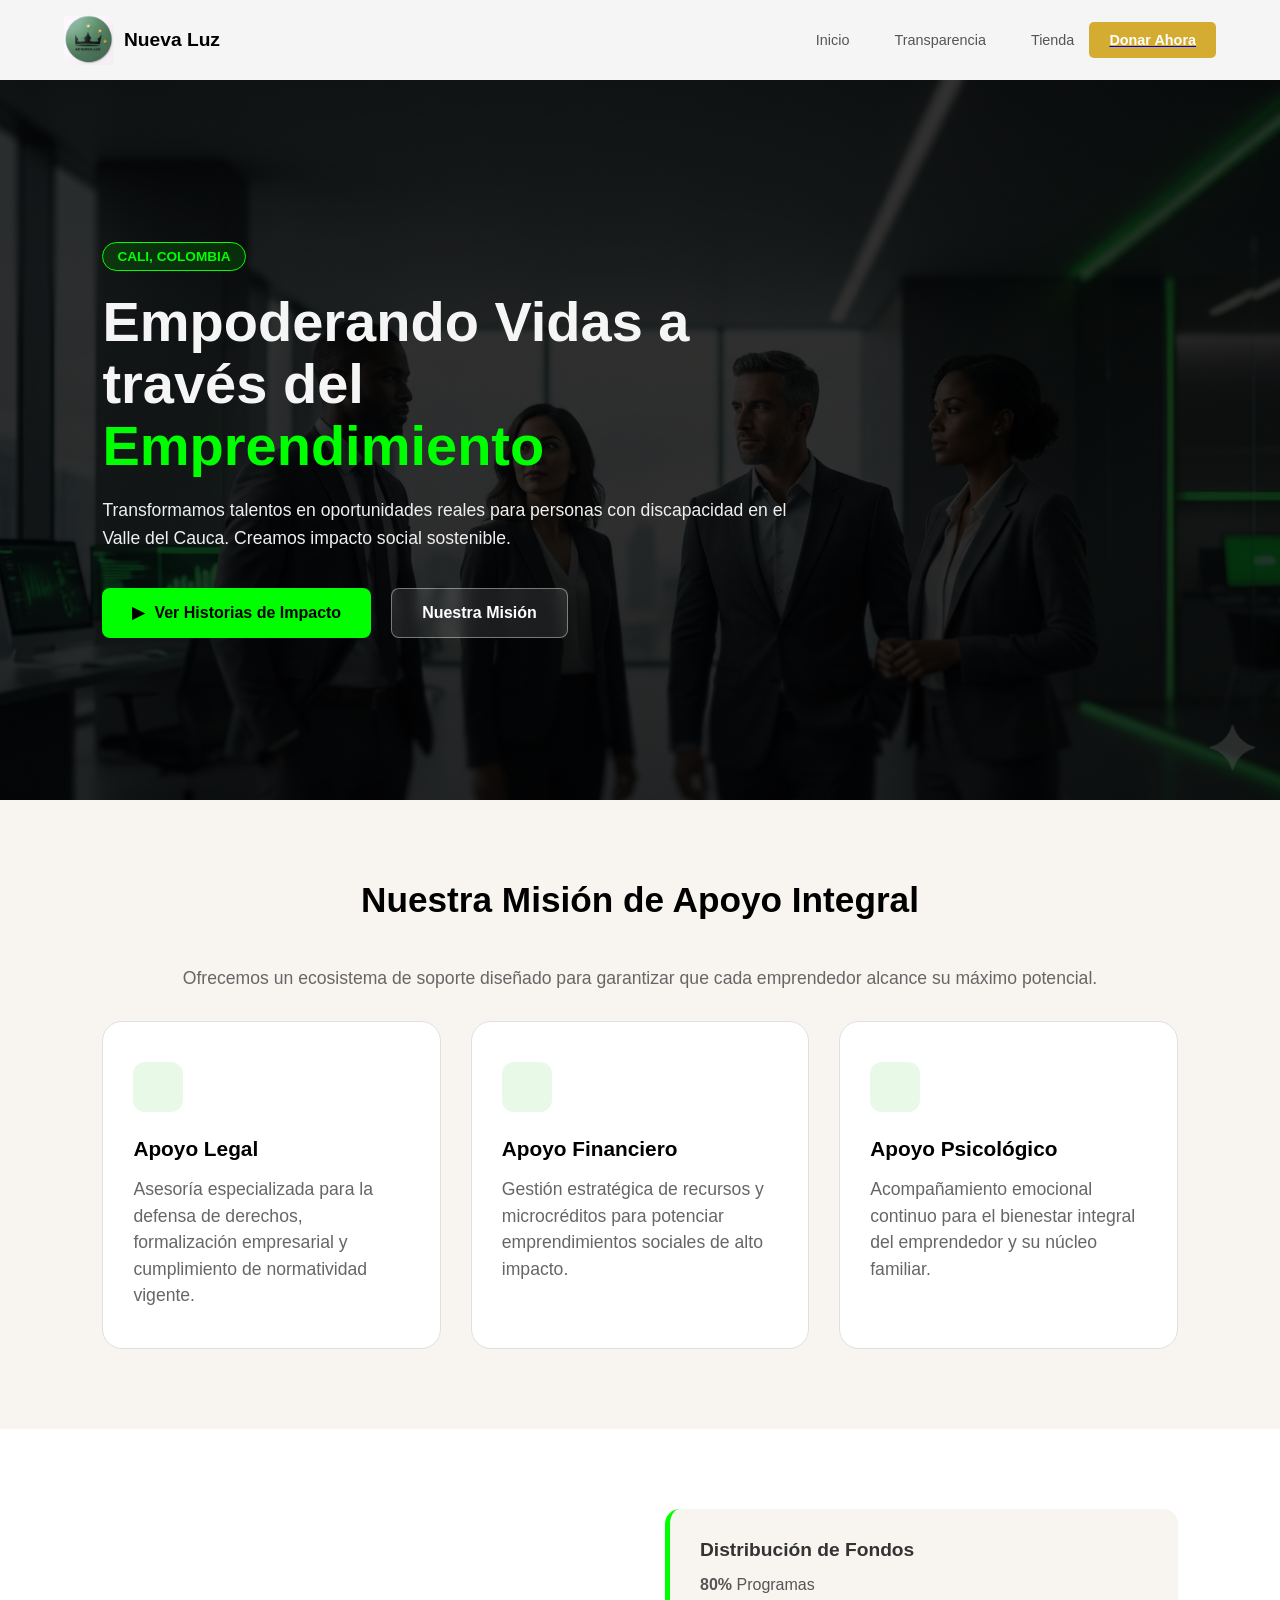
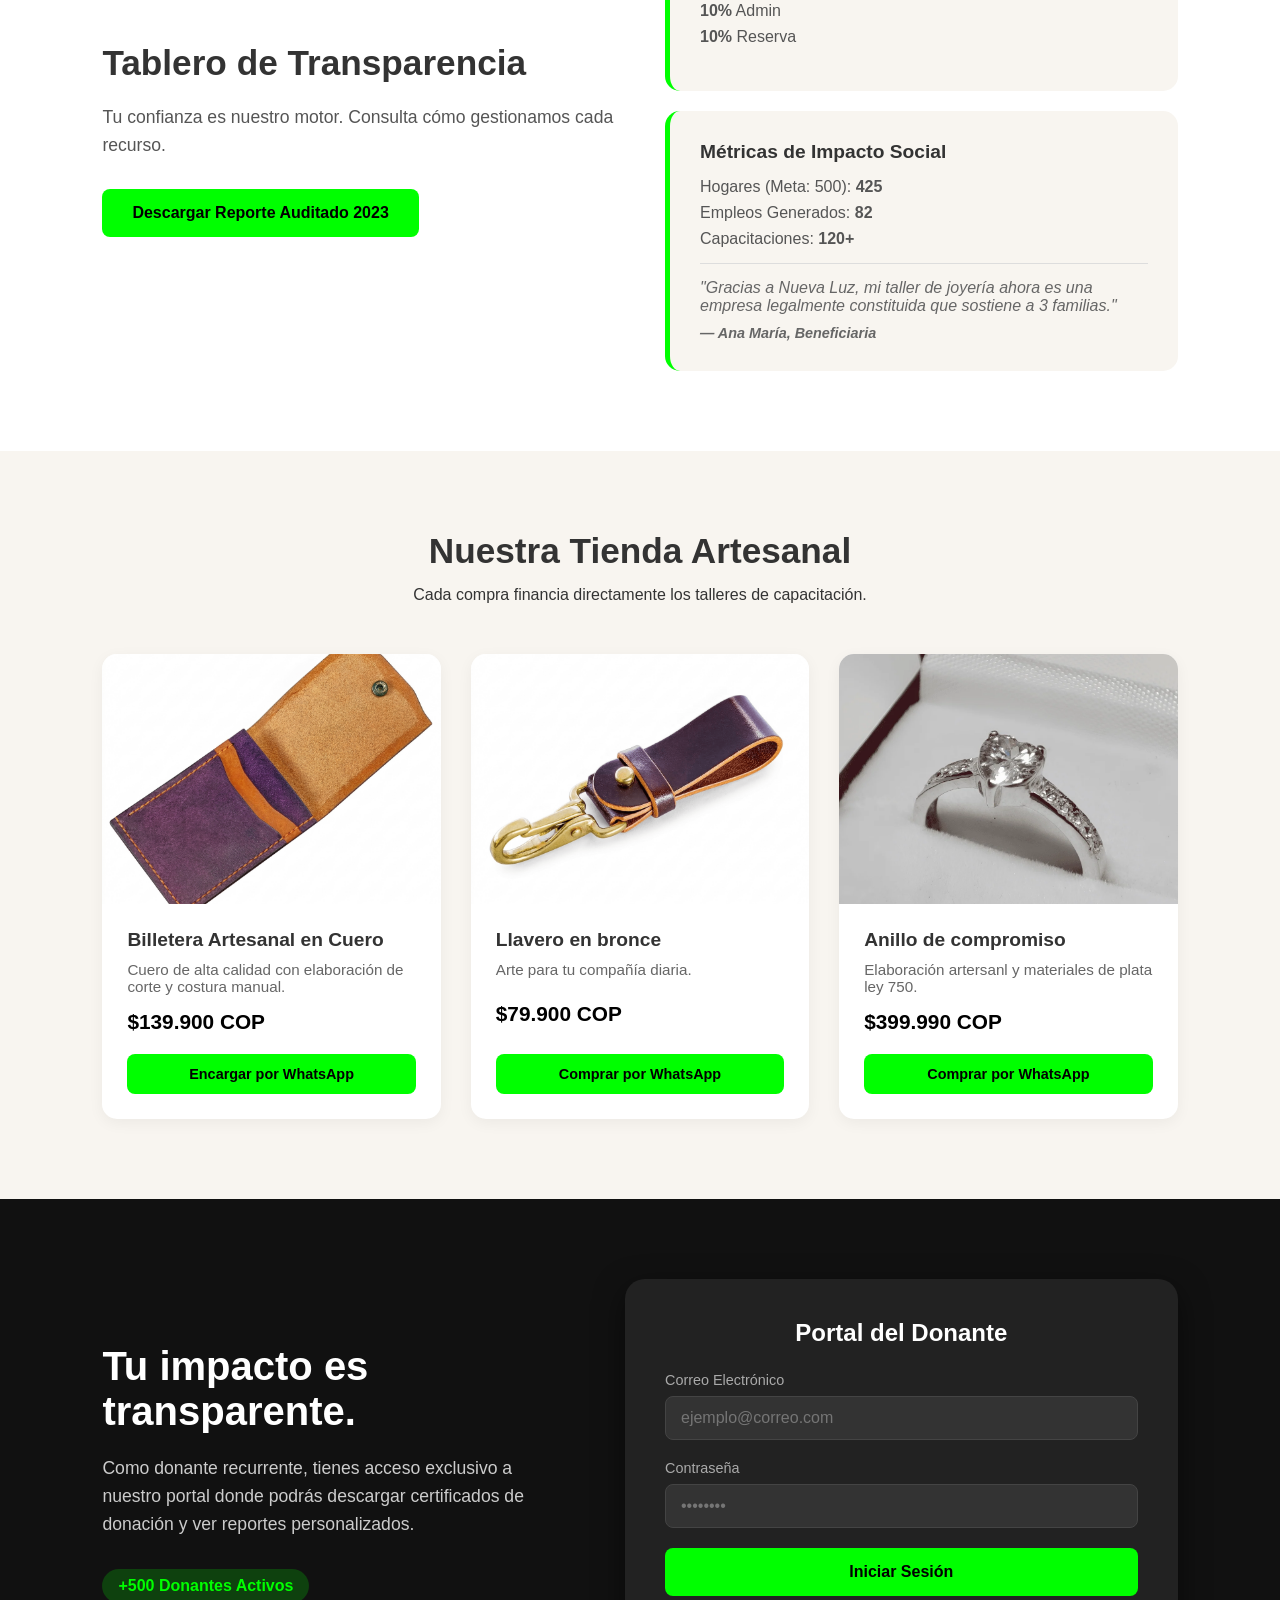
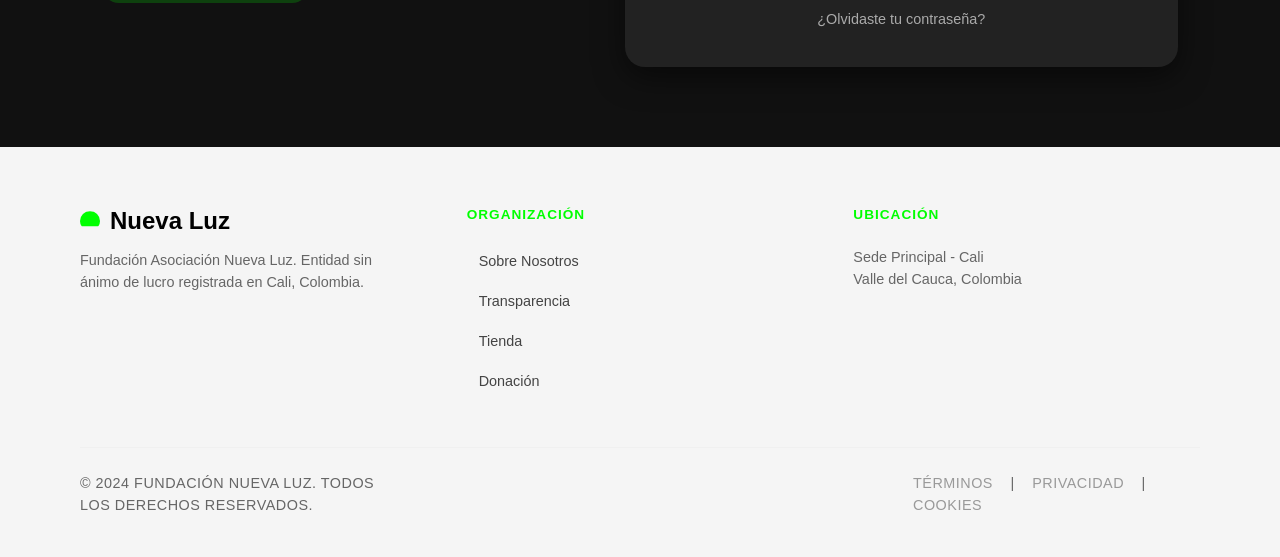
<file: index.html>
<!DOCTYPE html>
<html lang="es">
<head>
    <meta charset="UTF-8"/>
    <meta name="viewport" content="width=device-width, initial-scale=1.0"/>
    <link rel="stylesheet" href="css/plantilla/footer.css">
    <link rel="stylesheet" href="css/plantilla/navbar.css">
    <link rel="stylesheet" href="css/index.css">
    <link rel="icon" type="image/x-icon" href="img/logo.ico">
    <script src="js/funciones.js" defer></script>
    <title>ASNUEVALUZ</title>
</head>
<body>
    <header>
        <div id="navbar-dinamico"></div>
    </header>
    <main>
        <div class="hero-container">
            <section class="hero-content">
                <p class="location-tag">Cali, Colombia</p>
                <h1>Empoderando Vidas a través del <span>Emprendimiento</span></h1>
                <p class="hero-description">Transformamos talentos en oportunidades reales para personas con discapacidad en el Valle del Cauca. Creamos impacto social sostenible.</p>
                <div class="hero-buttons">
                    <button class="btn-primary">
                        <span class="icon">▶</span> Ver Historias de Impacto
                    </button>
                    <button class="btn-secondary">Nuestra Misión</button>
                </div>
            </section>
        </div>
        <div class="mision-container" id="seccion-mision"> 
            <section>
                <h2>Nuestra Misión de Apoyo Integral</h2>
                <p>Ofrecemos un ecosistema de soporte diseñado para garantizar que cada emprendedor alcance su máximo potencial.</p>
                <article>
                    <h3>Apoyo Legal</h3>
                    <p>Asesoría especializada para la defensa de derechos, formalización empresarial y cumplimiento de normatividad vigente.</p>
                </article>
                <article>
                    <h3>Apoyo Financiero</h3>
                    <p>Gestión estratégica de recursos y microcréditos para potenciar emprendimientos sociales de alto impacto.</p>
                </article>
                <article>
                    <h3>Apoyo Psicológico</h3>
                    <p>Acompañamiento emocional continuo para el bienestar integral del emprendedor y su núcleo familiar.</p>
                </article>
            </section>
        </div>
        <div class="transparencia-container">
            <section class="transparencia-texto">
                <h2>Tablero de Transparencia</h2>
                <p>Tu confianza es nuestro motor. Consulta cómo gestionamos cada recurso.</p>
                <button class="btn-primary">Descargar Reporte Auditado 2023</button>
            </section>
            <section class="transparencia-tarjetas">
                <article class="card-stat">
                    <h4>Distribución de Fondos</h4>
                    <ul>
                        <li><strong>80%</strong> Programas</li>
                        <li><strong>10%</strong> Admin</li>
                        <li><strong>10%</strong> Reserva</li>
                    </ul>
                </article>
                <article class="card-stat">
                    <h4>Métricas de Impacto Social</h4>
                    <ul>
                        <li>Hogares (Meta: 500): <strong>425</strong></li>
                        <li>Empleos Generados: <strong>82</strong></li>
                        <li>Capacitaciones: <strong>120+</strong></li>
                    </ul>
                    <blockquote>
                        <p>"Gracias a Nueva Luz, mi taller de joyería ahora es una empresa legalmente constituida que sostiene a 3 familias."</p>
                        <cite>— Ana María, Beneficiaria</cite>
                    </blockquote>
                </article>
            </section>
        </div>
        <div class="tienda-container">
            <section class="tienda-header">
                <h2>Nuestra Tienda Artesanal</h2>
                <p>Cada compra financia directamente los talleres de capacitación.</p>
            </section>
            <section class="tienda-grid">
                <article class="producto-card">
                    <img src="img/billetera.webp" alt="Billeteras de cuero" height="200">
                    <div class="producto-info">
                        <h3>Billetera Artesanal en Cuero</h3>
                        <p>Cuero de alta calidad con elaboración de corte y costura manual.</p>
                        <p class="precio">$139.900 COP</p>
                        <button class="boton-whatsapp">Encargar por WhatsApp</button>
                    </div>
                </article>
                <article class="producto-card">
                    <img src="img/llavero.webp" alt="Llavero en bronce" height="200">
                    <div class="producto-info">
                        <h3>Llavero en bronce</h3>
                        <p>Arte para tu compañía diaria.</p>
                        <p class="precio">$79.900 COP</p>
                        <a href="#" class="boton-whatsapp">Comprar por WhatsApp</a>
                    </div>
                </article>
                <article class="producto-card">
                    <img src="img/anillo_compromiso.webp" alt="Juego de Ajedrez" height="200">
                    <div class="producto-info">
                        <h3>Anillo de compromiso</h3>
                        <p>Elaboración artersanl y materiales de plata ley 750.</p>
                        <p class="precio">$399.990 COP</p>
                        <a href="#" class="boton-whatsapp">Comprar por WhatsApp</a>
                    </div>
                </article>
            </section>
        </div>
        <div class="portal-container">
            <section class="portal-texto">
                <h2>Tu impacto es transparente.</h2>
                <p>Como donante recurrente, tienes acceso exclusivo a nuestro portal donde podrás descargar certificados de donación y ver reportes personalizados.</p>
                <span class="donantes-tag">+500 Donantes Activos</span>
            </section>
            <section class="portal-formulario">
                <form>
                    <h3>Portal del Donante</h3>
                    <div class="form-group">
                        <label>Correo Electrónico</label>
                        <input type="email" placeholder="ejemplo@correo.com" required/>
                    </div>
                    <div class="form-group">
                        <label>Contraseña</label>
                        <input type="password" placeholder="••••••••" required/>
                    </div>
                    <button type="submit" class="btn-primary" style="width: 100%; justify-content: center;">Iniciar Sesión</button>
                    <a href="#" class="link-olvido">¿Olvidaste tu contraseña?</a>
                </form>
            </section>
        </div>
    </main>
    <div id="footer-dinamico"></div>
</body>
</html>
</file>
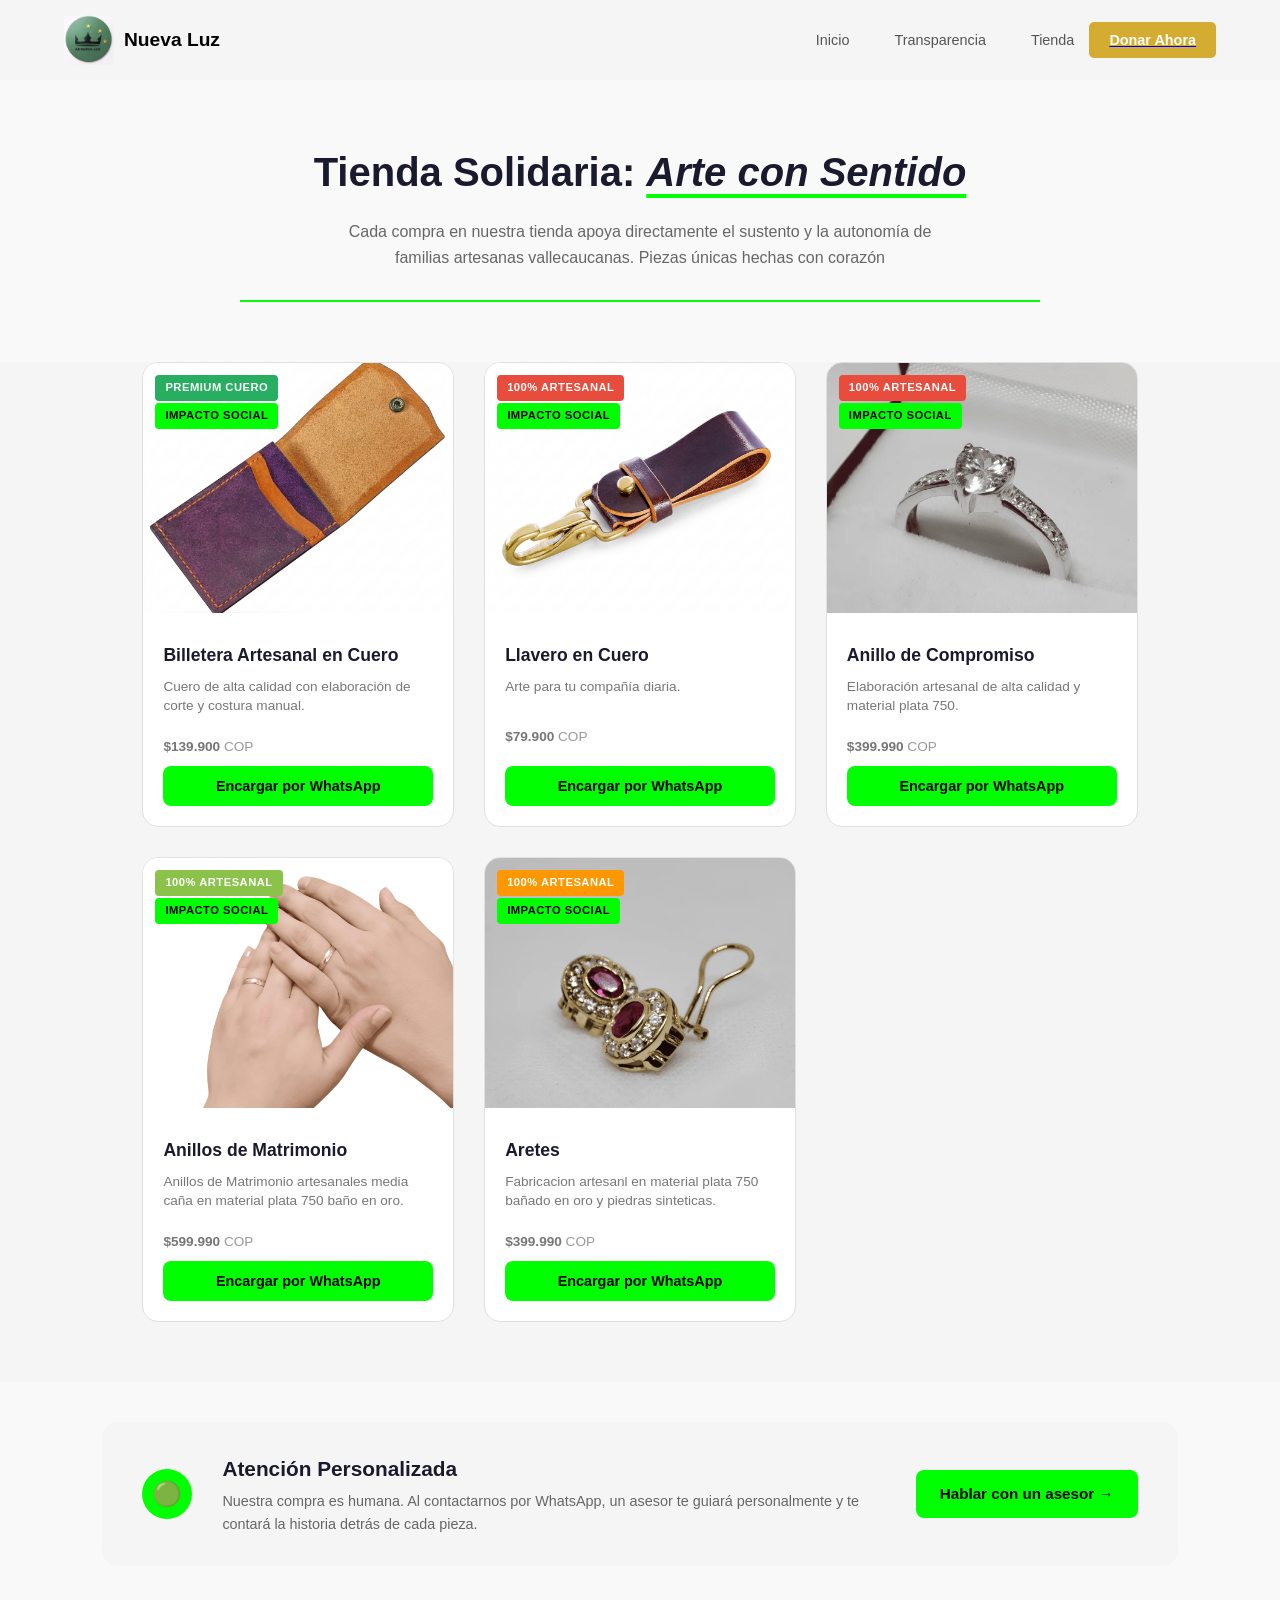
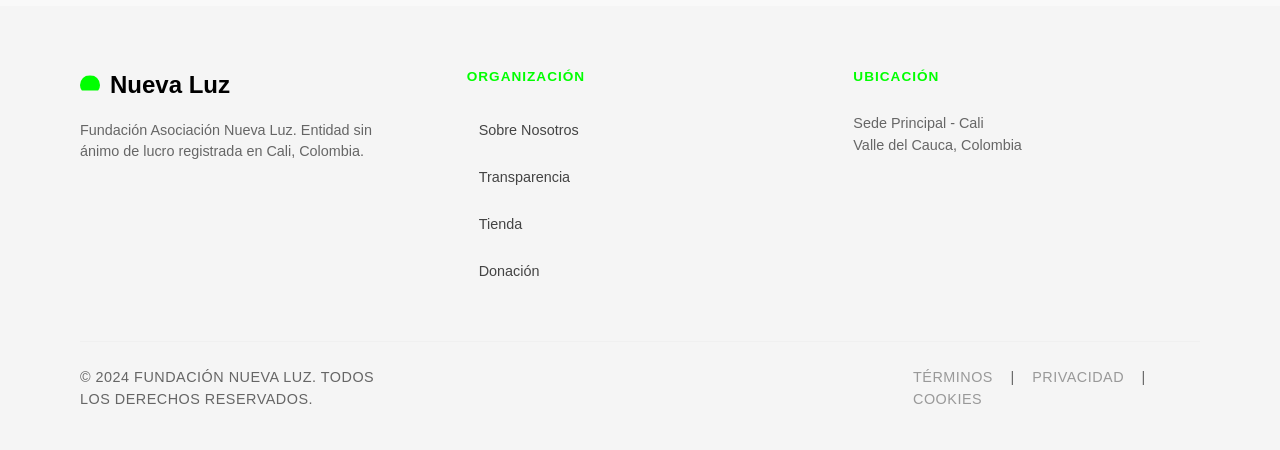
<file: tienda.html>
<!DOCTYPE html>
<html lang="es">
<head>
    <meta charset="UTF-8">
    <meta name="viewport" content="width=device-width, initial-scale=1.0">
    <link rel="stylesheet" href="css/plantilla/footer.css">
    <link rel="stylesheet" href="css/plantilla/navbar.css">
    <link rel="stylesheet" href="css/tienda.css">
    <link rel="icon" type="image/x-icon" href="img/logo.ico">
    <script src="js/funciones.js" defer></script>
    <title>ASNUEVALUZ - Tienda Solidaria</title>
</head>
<body>
    <header>
        <div id="navbar-dinamico"></div>
    </header>
    <main>
        <div class="tienda-hero">
            <h1>Tienda Solidaria: <span>Arte con Sentido</span></h1>
            <p>Cada compra en nuestra tienda apoya directamente el sustento y la autonomía de familias artesanas vallecaucanas. Piezas únicas hechas con corazón</p>
            <hr class="tienda-divider">
        </div>

        <div class="productos-grid">
            <article class="producto-card">
                <div class="producto-img-container">
                    <img src="img/billetera.webp" alt="Billetera Artesanal en Cuero">
                    <span class="badge badge-premium">Premium Cuero</span>
                    <span class="badge badge-impacto">Impacto Social</span>
                </div>
                <div class="producto-info">
                    <h3>Billetera Artesanal en Cuero</h3>
                    <p>Cuero de alta calidad con elaboración de corte y costura manual.</p>
                    <p class="producto-precio">$139.900 <span>COP</span></p>
                    <button class="boton-whatsapp">Encargar por WhatsApp</button>
                </div>
            </article>
            <article class="producto-card">
                <div class="producto-img-container">
                    <img src="img/llavero.webp" alt="Llavero en Bronce">
                    <span class="badge badge-artesanal">100% Artesanal</span>
                    <span class="badge badge-impacto">Impacto Social</span>
                </div>
                <div class="producto-info">
                    <h3>Llavero en Cuero</h3>
                    <p>Arte para tu compañía diaria.</p>
                    <p class="producto-precio">$79.900 <span>COP</span></p>
                    <button class="boton-whatsapp">Encargar por WhatsApp</button>
                </div>
            </article>

            <article class="producto-card">
                <div class="producto-img-container">
                    <img src="img/anillo_compromiso.webp" alt="Juego de Ajedrez en Cuerina">
                    <span class="badge badge-artesanal">100% Artesanal</span>
                    <span class="badge badge-impacto">Impacto Social</span>
                </div>
                <div class="producto-info">
                    <h3>Anillo de Compromiso</h3>
                    <p>Elaboración artesanal de alta calidad y material plata 750.</p>
                    <p class="producto-precio">$399.990 <span>COP</span></p>
                    <button class="boton-whatsapp">Encargar por WhatsApp</button>
                </div>
            </article>
            <article class="producto-card">
                <div class="producto-img-container">
                    <img src="img/anillos_matrimonio.webp" alt="Velas Aromáticas">
                    <span class="badge badge-cera">100% ARTESANAL</span>
                    <span class="badge badge-impacto">Impacto Social</span>
                </div>
                <div class="producto-info">
                    <h3>Anillos de Matrimonio</h3>
                    <p>Anillos de Matrimonio artesanales media caña en material plata 750 baño en oro.</p>
                    <p class="producto-precio">$599.990 <span>COP</span></p>
                    <button class="boton-whatsapp">Encargar por WhatsApp</button>
                </div>
            </article>

            <article class="producto-card">
                <div class="producto-img-container">
                    <img src="img/aretes.webp" alt="Cojines Decorativos Bordados">
                    <span class="badge badge-bordado">100% Artesanal</span>
                    <span class="badge badge-impacto">Impacto Social</span>
                </div>
                <div class="producto-info">
                    <h3>Aretes</h3>
                    <p>Fabricacion artesanl en material plata 750 bañado en oro y piedras sinteticas.</p>
                    <p class="producto-precio">$399.990 <span>COP</span></p>
                    <button class="boton-whatsapp">Encargar por WhatsApp</button>
                </div>
            </article>
        </div>

        <section class="atencion-section">
            <div class="atencion-card">
                <div class="atencion-icono">🟢</div>
                <div class="atencion-texto">
                    <h2>Atención Personalizada</h2>
                    <p>Nuestra compra es humana. Al contactarnos por WhatsApp, un asesor te guiará personalmente y te contará la historia detrás de cada pieza.</p>
                </div>
                <a href="#" class="boton-asesor">Hablar con un asesor →</a>
            </div>
        </section>
    </main>

<div id="footer-dinamico"></div>
</body>
</html>
</file>
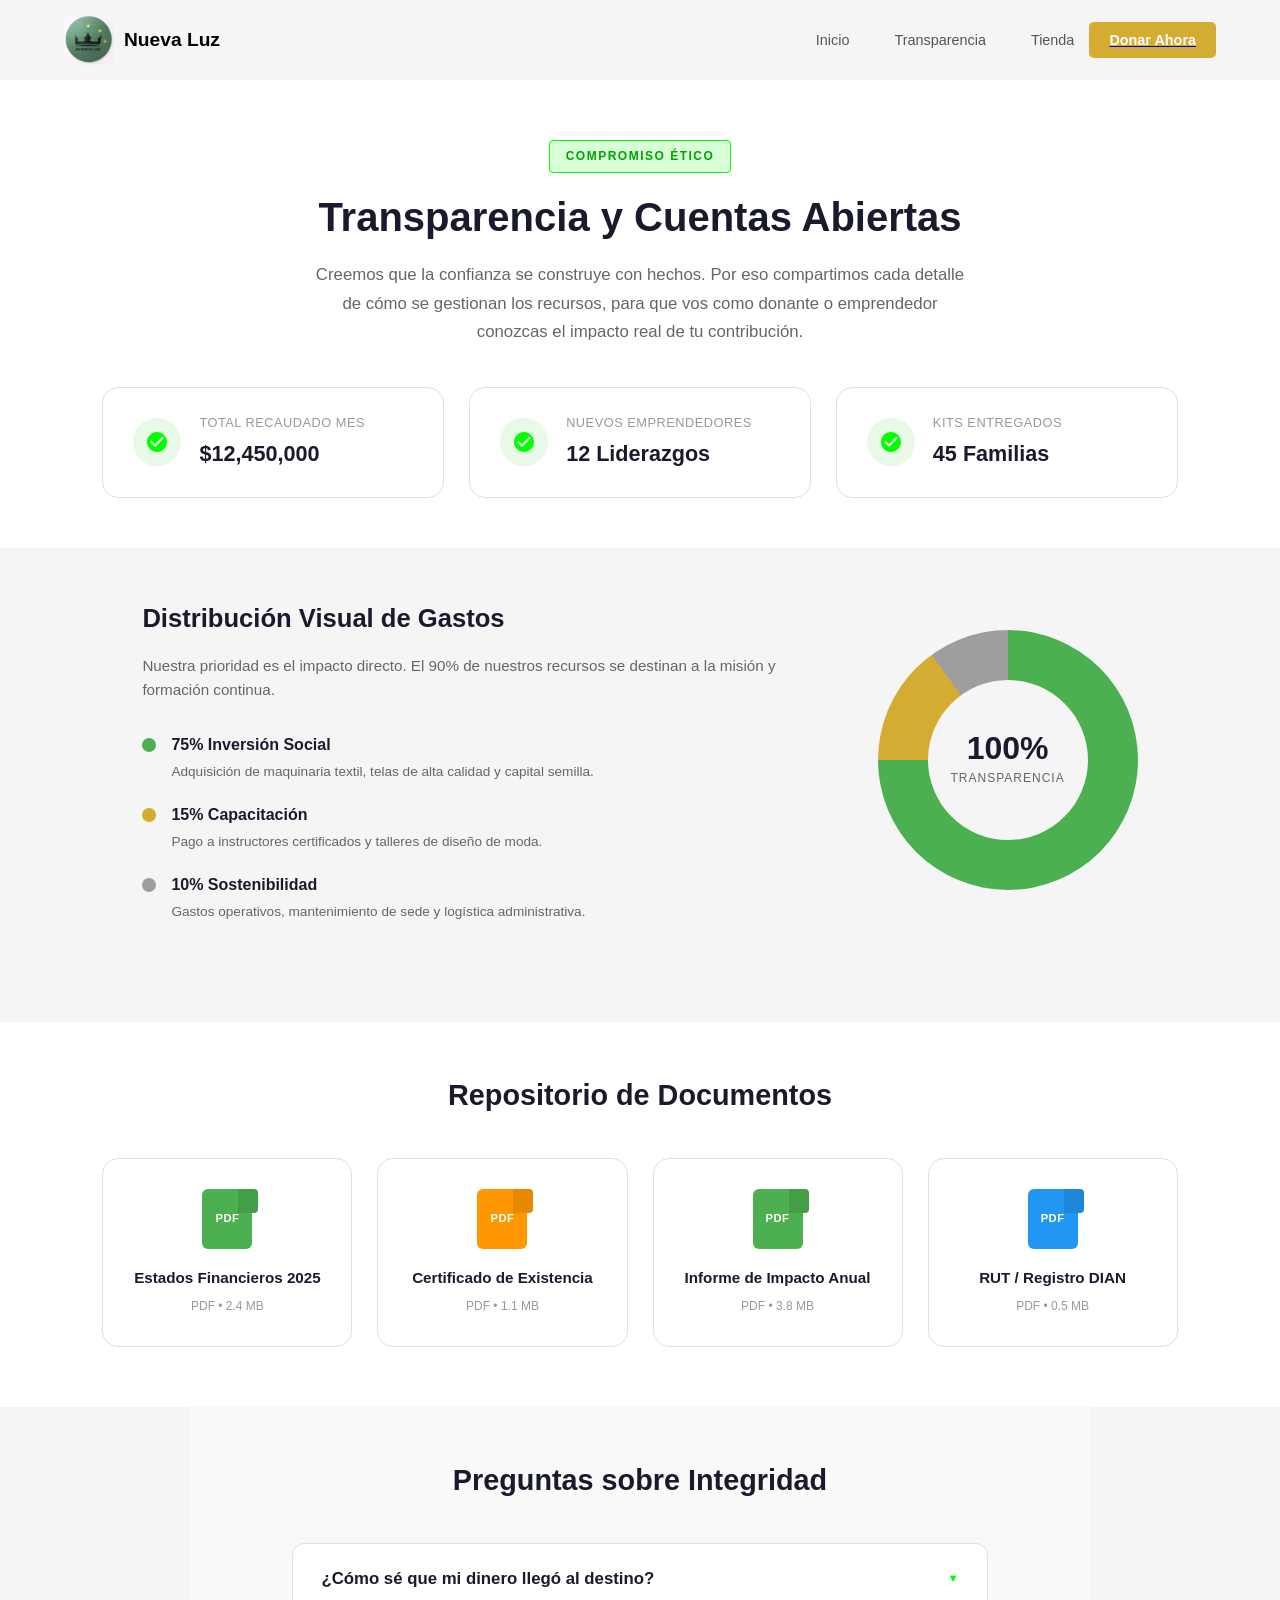
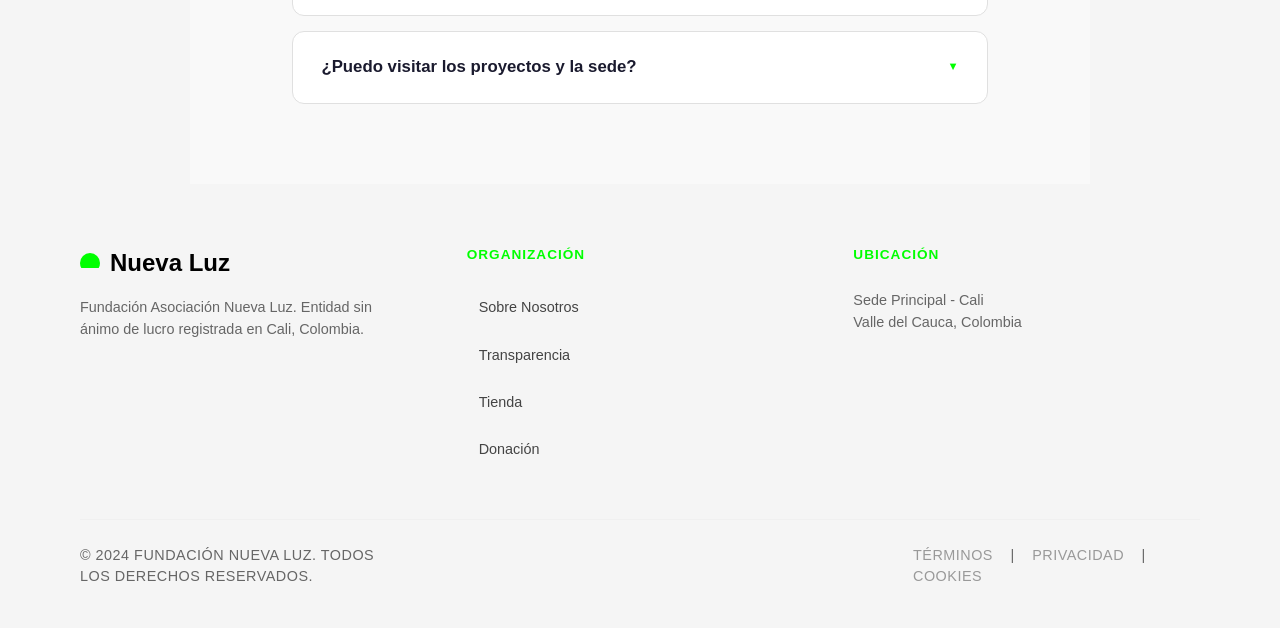
<file: transparencia.html>
<!DOCTYPE html>
<html lang="es">
<head>
    <meta charset="utf-8"/>
    <meta name="viewport" content="width=device-width, initial-scale=1.0"/>
    <link rel="stylesheet" href="css/plantilla/footer.css">
    <link rel="stylesheet" href="css/plantilla/navbar.css">
    <link rel="stylesheet" href="css/index.css">
    <link rel="stylesheet" href="css/transparencia.css">
    <link rel="icon" type="image/x-icon" href="img/logo.ico">
    <script src="js/funciones.js" defer></script>
    <title>ASNUEVALUZ</title>
</head>
<body>
    <header>
        <div id="navbar-dinamico"></div>
    </header>
    <main>
        <div class="transparencia-hero">
            <p class="hero-tag">COMPROMISO ÉTICO</p>
            <h1>Transparencia y Cuentas Abiertas</h1>
            <p class="hero-description">Creemos que la confianza se construye con hechos. Por eso compartimos cada detalle de cómo se gestionan los recursos, para que vos como donante o emprendedor conozcas el impacto real de tu contribución.</p>
        </div>

        <div class="stats-container">
            <div class="stat-card">
                <div class="stat-icon"></div>
                <div class="stat-content">
                    <p>Total Recaudado Mes</p>
                    <h3>$12,450,000</h3>
                </div>
            </div>
            <div class="stat-card">
                <div class="stat-icon"></div>
                <div class="stat-content">
                    <p>Nuevos Emprendedores</p>
                    <h3>12 Liderazgos</h3>
                </div>
            </div>
            <div class="stat-card">
                <div class="stat-icon"></div>
                <div class="stat-content">
                    <p>Kits Entregados</p>
                    <h3>45 Familias</h3>
                </div>
            </div>
        </div>

        <div class="gastos-container">
            <div class="gastos-info">
                <h2>Distribución Visual de Gastos</h2>
                <p>Nuestra prioridad es el impacto directo. El 90% de nuestros recursos se destinan a la misión y formación continua.</p>
                <div class="gastos-list">
                    <div class="gasto-item social">
                        <span class="gasto-indicator"></span>
                        <div class="gasto-text">
                            <h4>75% Inversión Social</h4>
                            <p>Adquisición de maquinaria textil, telas de alta calidad y capital semilla.</p>
                        </div>
                    </div>
                    <div class="gasto-item capacitacion">
                        <span class="gasto-indicator"></span>
                        <div class="gasto-text">
                            <h4>15% Capacitación</h4>
                            <p>Pago a instructores certificados y talleres de diseño de moda.</p>
                        </div>
                    </div>
                    <div class="gasto-item sostenibilidad">
                        <span class="gasto-indicator"></span>
                        <div class="gasto-text">
                            <h4>10% Sostenibilidad</h4>
                            <p>Gastos operativos, mantenimiento de sede y logística administrativa.</p>
                        </div>
                    </div>
                </div>
            </div>
            <div class="gastos-chart">
                <div class="donut-chart">
                    <div class="donut-center">
                        <span class="donut-percent">100%</span>
                        <span class="donut-label">Transparencia</span>
                    </div>
                </div>
            </div>
        </div>

        <div class="documentos-container">
            <h2>Repositorio de Documentos</h2>
            <div class="documentos-grid">
                <div class="documento-card">
                    <div class="doc-icon green">
                        <span>PDF</span>
                    </div>
                    <h4>Estados Financieros 2025</h4>
                    <p class="doc-info">PDF • 2.4 MB</p>
                </div>
                <div class="documento-card">
                    <div class="doc-icon orange">
                        <span>PDF</span>
                    </div>
                    <h4>Certificado de Existencia</h4>
                    <p class="doc-info">PDF • 1.1 MB</p>
                </div>
                <div class="documento-card">
                    <div class="doc-icon green">
                        <span>PDF</span>
                    </div>
                    <h4>Informe de Impacto Anual</h4>
                    <p class="doc-info">PDF • 3.8 MB</p>
                </div>
                <div class="documento-card">
                    <div class="doc-icon blue">
                        <span>PDF</span>
                    </div>
                    <h4>RUT / Registro DIAN</h4>
                    <p class="doc-info">PDF • 0.5 MB</p>
                </div>
            </div>
        </div>

        <div class="faq-container">
            <h2>Preguntas sobre Integridad</h2>
            <div class="faq-list">
                <details class="faq-item">
                    <summary>¿Cómo sé que mi dinero llegó al destino?</summary>
                    <div class="faq-answer">
                        <p>Cada donación se registra en nuestro sistema contable y se vincula directamente a un proyecto específico. Emitimos certificados de donación y publicamos informes trimestrales de ejecución de gasto donde puedes ver la compra de insumos y materiales con sus respectivas facturas.</p>
                    </div>
                </details>
                <details class="faq-item">
                    <summary>¿Puedo visitar los proyectos y la sede?</summary>
                    <div class="faq-answer">
                        <p>¡Absolutamente! Tenemos una política de puertas abiertas. Puedes agendar una visita a nuestra sede en Cali para conocer a los emprendedores y ver las máquinas de coser en funcionamiento. Creemos que la transparencia se vive en el terreno.</p>
                    </div>
                </details>
            </div>
        </div>
    </main>
    <div id="footer-dinamico"></div>
</body>
</html>
</file>
<file: css/plantilla/footer.css>
footer {
    background-color: #F5F5F5;
    padding: 60px 80px 40px 80px;
    font-family: 'Arial', sans-serif;
    color: #333;
}

/* Contenedor principal */
footer > div:first-child {
    display: flex;
    justify-content: space-between;
    align-items: flex-start;
    flex-wrap: wrap;
    gap: 40px;
    margin-bottom: 40px;
}

/* Estilo para cada columna */
footer div > div {
    flex: 1;
    min-width: 250px;
}

/* Espacio del logo y la descripcion */
footer h2 {
    font-size: 1.5rem;
    margin-bottom: 15px;
    color: #000;
    display: flex;
    align-items: center;
}

footer h2::before {
    content: '';
    display: inline-block;
    width: 20px;
    height: 20px;
    background-color: #00FF00; 
    border-radius: 50%;
    margin-right: 10px;
    clip-path: polygon(0% 0%, 100% 0%, 100% 75%, 0% 75%);
}

footer p {
    font-size: 0.9rem;
    line-height: 1.5;
    color: #666;
    max-width: 300px;
}

/* --- Colo de los titulos*/
footer h5 {
    color: #00FF00; 
    text-transform: uppercase;
    letter-spacing: 1px;
    font-size: 0.85rem;
    margin-bottom: 25px;
}

/* Quitar efecto lista */
footer ul {
    list-style: none;
    padding: 0;
    margin: 0;
}

footer ul li {
    margin-bottom: 12px;
}

footer ul li a {
    text-decoration: none;
    color: #444;
    font-size: 0.9rem;
    padding: 6px 12px; /* Espacio para el efecto de botón */
    border-radius: 5px;
    display: inline-block; /* Para que el fondo cubra bien el área */
    transition: all 0.3s ease;
}

/* Hover estilo boton verde */
footer ul li a:hover {
    background-color: #00FF00;
    color: #000;
}

/* CSS derechos de autor */
footer hr {
    border: 0;
    border-top: 1px solid #f0f0f0;
    margin-bottom: 25px;
}

footer > div:last-child {
    display: flex;
    justify-content: space-between;
    align-items: center;
    font-size: 0.75rem;
    color: #999;
    text-transform: uppercase;
    letter-spacing: 0.5px;
}

footer > div:last-child a {
    text-decoration: none;
    color: #999;
    margin: 0 5px;
    padding: 4px 8px; /* Espacio para el efecto de botón */
    border-radius: 4px;
    transition: all 0.3s ease;
}

/* Hover para enlaces de términos/cookies */
footer > div:last-child a:hover {
    background-color: #00FF00;
    color: #000;
}

/* Ajuste para dispositivos móviles */
@media (max-width: 768px) {
    footer {
        padding: 40px 20px;
        text-align: center;
    }
    
    footer > div:first-child {
        flex-direction: column;
        align-items: center;
        gap: 30px;
    }

    footer div > div {
        min-width: 100%;
    }

    footer h2 {
        justify-content: center;
    }

    footer p {
        margin: 0 auto;
    }

    footer > div:last-child {
        flex-direction: column;
        gap: 15px;
        text-align: center;
    }
}
</file>
<file: css/plantilla/navbar.css>
nav {
    display: flex;
    justify-content: space-between;
    align-items: center;
    padding: 15px 5%;
    background-color: #F5F5F5;
    font-family: 'Arial', sans-serif;
    position: relative;
    z-index: 1000;
}

/* Estilo del Logo */
nav h2 {
    font-size: 1.2rem;
    color: #000;
    margin: 0;
    flex-grow: 1;
    margin-left: 10px;
}

/* Estilos de la lista (Menú central) */
nav ul {
    display: flex;
    list-style: none;
    margin: 0;
    padding: 0;
    gap: 15px; /* Espaciado entre los botones */
}

.mobile-only {
    display: none;
}

nav ul li a {
    text-decoration: none;
    color: #555;
    font-size: 0.9rem;
    font-weight: 500;
    padding: 8px 15px; /* Espaciado el cual hace que el hover tenfa un efecto visual tipo boton */
    border-radius: 5px;
    transition: all 0.5s ease; /* Transicion suave para color y fondo */
}

/* Coadigo dfel hover para las listas */
nav ul li a:hover {
    background-color: #00FF00; 
    color: #000;               
}

/* Css del boton de "Donar Ahora" */
nav .nav-button-desktop button {
    background-color: #d4ac31; 
    color: white;
    border: none;
    padding: 10px 20px;
    border-radius: 5px;
    font-weight: bold;
    cursor: pointer;
    font-size: 0.9rem;
    display: flex;
    align-items: center;
    gap: 8px; 
    transition: all 0.3s ease;
}

/* Hover del boton Donar ahora */
nav .nav-button-desktop button:hover {
    background-color: #00FF00; /* El mismo verde */
    color: #000;
}

/* Hamburger Menu */
.hamburger {
    display: none;
    flex-direction: column;
    justify-content: space-between;
    width: 30px;
    height: 21px;
    background: transparent;
    border: none;
    cursor: pointer;
    padding: 0;
    z-index: 10;
}

.hamburger span {
    width: 100%;
    height: 3px;
    background-color: #333;
    border-radius: 10px;
    transition: all 0.3s linear;
}

/* Responsividad */
@media (max-width: 768px) {
    nav {
        padding: 15px 20px;
    }

    .hamburger {
        display: flex;
    }

    nav ul {
        display: none; /* Oculto por defecto en móvil */
        flex-direction: column;
        position: absolute;
        top: 100%;
        left: 0;
        width: 100%;
        background-color: #F5F5F5;
        padding: 20px 0;
        box-shadow: 0 5px 10px rgba(0,0,0,0.1);
    }

    nav ul.active {
        display: flex;
    }

    nav ul li {
        width: 100%;
        text-align: center;
    }

    nav ul li a {
        display: block;
        padding: 15px;
    }

    .nav-button-desktop {
        display: none;
    }

    .mobile-only {
        display: block;
    }

    .btn-donar-mobile {
        background-color: #d4ac31;
        color: white !important;
        margin: 10px 20px;
        border-radius: 5px;
        font-weight: bold;
    }

    /* Animación Hamburger */
    .hamburger.active span:nth-child(1) {
        transform: rotate(45deg) translate(5px, 5px);
    }
    .hamburger.active span:nth-child(2) {
        opacity: 0;
    }
    .hamburger.active span:nth-child(3) {
        transform: rotate(-45deg) translate(7px, -8px);
    }
}
</file>
<file: css/index.css>
* {
    box-sizing: border-box;
    margin: 0;
    padding: 0;
}

body {
    font-family: 'Arial', sans-serif;
    color: #333;
}

.hero-container {
    height: 80vh; 
    background: linear-gradient(rgba(0, 0, 0, 0.7), rgba(0, 0, 0, 0.7)), url(../img/imagen-ejecutivos.png); 
    background-size: cover;
    background-position: center;
    display: flex;
    align-items: center;
    padding: 0 8%;
    color: #F5F5F5;
}

.hero-content {
    max-width: 700px;
}

.location-tag {
    background-color: rgba(0, 128, 0, 0.3);
    border: 1px solid #00FF00;
    color: #00FF00;
    display: inline-block;
    padding: 6px 14px;
    font-size: 0.85rem;
    font-weight: bold;
    text-transform: uppercase;
    margin-bottom: 20px;
    border-radius: 20px;
}

.hero-content h1 {
    font-size: 3.5rem;
    line-height: 1.1;
    margin-bottom: 20px;
    font-weight: 800;
}

.hero-content h1 span {
    color: #00FF00;
}

.hero-description {
    font-size: 1.1rem;
    line-height: 1.6;
    margin-bottom: 35px;
    color: #efefef;
}

.hero-buttons {
    display: flex;
    gap: 20px;
}

.btn-primary {
    background-color: #00FF00;
    color: #000;
    border: none;
    padding: 15px 30px;
    border-radius: 8px;
    font-weight: bold;
    font-size: 1rem;
    cursor: pointer;
    display: flex;
    align-items: center;
    gap: 10px;
    transition: transform 0.2s, background-color 0.3s;
}

.btn-primary:hover {
    background-color: #00cc00;
    transform: translateY(-3px);
}

.btn-secondary {
    background-color: rgba(255, 255, 255, 0.1);
    color: white;
    border: 1px solid rgba(255, 255, 255, 0.4);
    padding: 15px 30px;
    border-radius: 8px;
    font-weight: bold;
    font-size: 1rem;
    cursor: pointer;
    backdrop-filter: blur(5px);
    transition: all 0.3s;
}

.btn-secondary:hover {
    background-color: white;
    color: black;
}

.mision-container {
    background-color: #f8f5f0;
    padding: 80px 8%;
    text-align: center;
}

.mision-container > section:first-child {
    max-width: 800px;
    margin: 0 auto 50px auto;
}

.mision-container h2 {
    font-size: 2.2rem;
    color: #000;
    margin-bottom: 15px;
}

.mision-container p {
    color: #666;
    font-size: 1.1rem;
    line-height: 1.5;
}

.mision-container > section:last-child {
    display: flex;
    justify-content: center;
    gap: 30px;
    flex-wrap: wrap;
    max-width: 1200px;
    margin: 0 auto;
}

.mision-container article {
    background-color: #ffffff;
    border: 1px solid #e0e0e0;
    border-radius: 20px; 
    padding: 40px 30px;
    flex: 1;
    min-width: 300px;
    text-align: left; 
    transition: transform 0.3s ease, box-shadow 0.3s ease;
}

.mision-container article:hover {
    transform: translateY(-5px);
    box-shadow: 0 10px 20px rgba(0,0,0,0.08);
}

.mision-container article::before {
    content: '';
    display: block;
    width: 50px;
    height: 50px;
    background-color: #e8f9e8; 
    border-radius: 12px;
    margin-bottom: 25px;
}

.mision-container article h3 {
    font-size: 1.3rem;
    margin-bottom: 15px;
    color: #000;
}

.transparencia-container {
    display: flex;
    padding: 80px 8%;
    gap: 50px;
    align-items: center;
    background-color: #ffffff;
    max-width: 1400px;
    margin: 0 auto;
}

.transparencia-texto {
    flex: 1;
    min-width: 300px;
}

.transparencia-texto h2 {
    font-size: 2.2rem;
    margin-bottom: 20px;
}

.transparencia-texto p {
    font-size: 1.1rem;
    color: #555;
    margin-bottom: 30px;
    line-height: 1.6;
}

.transparencia-tarjetas {
    flex: 1;
    display: flex;
    flex-direction: column;
    gap: 20px;
    min-width: 300px;
}

.card-stat {
    background-color: #f8f5f0;
    padding: 30px;
    border-radius: 15px;
    border-left: 5px solid #00FF00;
}

.card-stat h4 {
    font-size: 1.2rem;
    margin-bottom: 15px;
}

.card-stat ul {
    list-style: none;
    margin-bottom: 15px;
}

.card-stat li {
    margin-bottom: 8px;
    color: #555;
}

.card-stat blockquote {
    font-style: italic;
    color: #666;
    border-top: 1px solid #ddd;
    padding-top: 15px;
    margin-top: 15px;
}

.card-stat cite {
    display: block;
    margin-top: 10px;
    font-weight: bold;
    font-size: 0.9rem;
}

.tienda-container {
    padding: 80px 8%;
    background-color: #f8f5f0;
    text-align: center;
}

.tienda-header {
    margin-bottom: 50px;
}

.tienda-header h2 {
    font-size: 2.2rem;
    margin-bottom: 15px;
}

.tienda-grid {
    display: grid;
    grid-template-columns: repeat(auto-fit, minmax(300px, 1fr));
    gap: 30px;
    max-width: 1200px;
    margin: 0 auto;
}

.producto-card {
    background: #ffffff;
    border-radius: 15px;
    overflow: hidden;
    box-shadow: 0 4px 15px rgba(0,0,0,0.05);
    transition: transform 0.3s ease;
    text-align: left;
    display: flex;
    flex-direction: column;
}

.producto-card:hover {
    transform: translateY(-5px);
}

.producto-card img {
    width: 100%;
    height: 250px;
    object-fit: cover;
}

.producto-info {
    padding: 25px;
    display: flex;
    flex-direction: column;
    flex-grow: 1;
}

.producto-info h3 {
    font-size: 1.2rem;
    margin-bottom: 10px;
}

.producto-info p {
    font-size: 0.95rem;
    color: #666;
    margin-bottom: 15px;
    flex-grow: 1;
}

.precio {
    font-size: 1.3rem !important;
    font-weight: bold;
    color: #000 !important;
    margin-bottom: 20px !important;
}

.boton-whatsapp {
    display: block;
    background-color: #00FF00;
    color: #000;
    text-align: center;
    padding: 12px;
    border-radius: 8px;
    font-weight: bold;
    text-decoration: none;
    font-size: 0.9rem;
    transition: background-color 0.3s;
    border: none;
}

.boton-whatsapp:hover {
    background-color: #128C7E;
}

.portal-container {
    display: flex;
    padding: 80px 8%;
    gap: 50px;
    align-items: center;
    background-color: #111111;
    color: white;
}

.portal-texto {
    flex: 1;
    min-width: 300px;
}

.portal-texto h2 {
    font-size: 2.5rem;
    margin-bottom: 20px;
}

.portal-texto p {
    font-size: 1.1rem;
    color: #ccc;
    margin-bottom: 30px;
    line-height: 1.6;
}

.donantes-tag {
    display: inline-block;
    background: rgba(0, 255, 0, 0.2);
    color: #00FF00;
    padding: 8px 16px;
    border-radius: 20px;
    font-weight: bold;
}

.portal-formulario {
    flex: 1;
    min-width: 300px;
    background-color: #222222;
    padding: 40px;
    border-radius: 20px;
    box-shadow: 0 10px 30px rgba(0,0,0,0.5);
}

.portal-formulario h3 {
    font-size: 1.5rem;
    margin-bottom: 25px;
    text-align: center;
}

.form-group {
    margin-bottom: 20px;
}

.form-group label {
    display: block;
    margin-bottom: 8px;
    font-size: 0.9rem;
    color: #aaa;
}

.form-group input {
    width: 100%;
    padding: 12px 15px;
    border-radius: 8px;
    border: 1px solid #444;
    background-color: #333;
    color: white;
    font-size: 1rem;
}

.form-group input:focus {
    outline: none;
    border-color: #00FF00;
}

.link-olvido {
    display: block;
    text-align: center;
    color: #aaa;
    text-decoration: none;
    font-size: 0.9rem;
    margin-top: 15px;
    transition: color 0.3s;
}

.link-olvido:hover {
    color: #00FF00;
}

@media (max-width: 900px) {
    .transparencia-container,
    .portal-container {
        flex-direction: column;
        text-align: center;
        padding: 40px 5%;
    }
    
    .hero-content h1 {
        font-size: 2.5rem;
    }
    
    .hero-description {
        font-size: 1rem;
    }
    
    .hero-buttons {
        flex-direction: column;
        align-items: center;
    }

    .btn-primary, .btn-secondary {
        width: 100%;
        justify-content: center;
    }
    
    .hero-container {
        text-align: center;
        justify-content: center;
        padding: 0 5%;
    }

    .mision-container {
        padding: 60px 5%;
    }

    .mision-container h2 {
        font-size: 1.8rem;
    }

    .tienda-container {
        padding: 60px 5%;
    }

    .tienda-grid {
        grid-template-columns: 1fr;
    }
}

@media (max-width: 480px) {
    .hero-content h1 {
        font-size: 2rem;
    }

    .portal-formulario {
        padding: 30px 20px;
    }
}
</file>
<file: css/tienda.css>
*{   margin: 0;
    padding: 0;
    box-sizing: border-box;
}

body {
    font-family: 'Arial', sans-serif;
    background-color: #F5F5F5;
    color: #333;
    line-height: 1.6;
}

.tienda-hero {
    text-align: center;
    padding: 60px 8% 30px;
    background-color: #f9f9f9;
}

.tienda-hero h1 {
    font-size: 2.5rem;
    font-weight: 800;
    color: #1a1a2e;
    margin-bottom: 15px;
}

.tienda-hero h1 span {
    font-style: italic;
    color: #1a1a2e;
    text-decoration: underline;
    text-decoration-color: #00FF00;
    text-underline-offset: 8px;
}

.tienda-hero p {
    color: #666;
    max-width: 600px;
    margin: 0 auto 20px;
    font-size: 1rem;
}

.tienda-divider {
    border: none;
    border-top: 2px solid #00FF00;
    width: 100%;
    max-width: 800px;
    margin: 30px auto;
}

.productos-grid {
    display: grid;
    grid-template-columns: repeat(auto-fit, minmax(280px, 1fr));
    gap: 30px;
    padding: 0 8% 60px;
    max-width: 1200px;
    margin: 0 auto;
}

.producto-card {
    background: #ffffff;
    border-radius: 16px;
    border: 1px solid #e0e0e0;
    overflow: hidden;
    display: flex;
    flex-direction: column;
}


.producto-img-container img {
    width: 100%;
    height: 250px;
    object-fit: cover;
}

.badge {
    position: absolute;
    padding: 4px 10px;
    border-radius: 4px;
    font-size: 0.7rem;
    font-weight: bold;
    text-transform: uppercase;
    letter-spacing: 0.5px;
}

.producto-img-container {
    position: relative;
}

.badge-artesanal {
    background: #e74c3c;
    color: white;
    top: 12px;
    left: 12px;
}

.badge-sostenible {
    background: #3498db;
    color: white;
    top: 12px;
    left: 12px;
}

.badge-premium {
    background: #27ae60;
    color: white;
    top: 12px;
    left: 12px;
}

.badge-cera {
    background: #8bc34a;
    color: white;
    top: 12px;
    left: 12px;
}

.badge-bordado {
    background: #ff9800;
    color: white;
    top: 12px;
    left: 12px;
}

.badge-impacto {
    background: #00FF00;
    color: #000;
    top: 40px;
    left: 12px;
}

.producto-info {
    padding: 20px;
    display: flex;
    flex-direction: column;
    flex: 1;
}

.producto-info h3 {
    font-size: 1.1rem;
    margin-bottom: 8px;
    color: #1a1a2e;
    font-weight: 600;
}

.producto-info p {
    font-size: 0.85rem;
    color: #777;
    line-height: 1.4;
    margin-bottom: 10px;
    flex: 1;
}

.producto-precio {
    font-size: 1.5rem;
    font-weight: 800;
    color: #1a1a2e;
    margin: 12px 0;
}

.producto-precio span {
    font-size: 0.85rem;
    font-weight: 400;
    color: #999;
}

.boton-whatsapp {
    display: block;
    background-color: #00FF00;
    color: #000;
    text-align: center;
    padding: 12px;
    border-radius: 8px;
    font-weight: bold;
    text-decoration: none;
    font-size: 0.9rem;
    transition: background-color 0.3s;
    border: none;
}

.boton-whatsapp:hover {
    background-color: #00cc00;
}

.atencion-section {
    padding: 40px 8%;
    background-color: #f9f9f9;
}

.atencion-card {
    display: flex;
    align-items: center;
    gap: 30px;
    background: #f5f5f5;
    border-radius: 16px;
    padding: 30px 40px;
    max-width: 1200px;
    margin: 0 auto;
}

.atencion-icono {
    width: 50px;
    height: 50px;
    background-color: #00FF00;
    border-radius: 50%;
    display: flex;
    justify-content: center;
    align-items: center;
    font-size: 1.5rem;
    flex-shrink: 0;
}

.atencion-texto {
    flex: 1;
}

.atencion-texto h2 {
    font-size: 1.3rem;
    color: #1a1a2e;
    margin-bottom: 5px;
}

.atencion-texto p {
    font-size: 0.9rem;
    color: #666;
    margin: 0;
}

.boton-asesor {
    background: #00FF00;
    color: #000;
    padding: 12px 24px;
    border-radius: 8px;
    font-weight: bold;
    text-decoration: none;
    white-space: nowrap;
    display: inline-block;
    font-size: 0.95rem;
    transition: background-color 0.3s;
}

.boton-asesor:hover {
    background-color: #00cc00;
}

/* Footer responsiveness is handled in footer.css, but ensure general spacing */
@media (max-width: 768px) {
    .tienda-hero {
        padding: 40px 5% 20px;
    }
    
    .tienda-hero h1 {
        font-size: 2rem;
    }

    .atencion-card {
        flex-direction: column;
        text-align: center;
        padding: 30px 20px;
    }

    .boton-asesor {
        width: 100%;
    }
}
</file>
<file: css/transparencia.css>
*{
    margin: 0;
    padding: 0;
    box-sizing: border-box;
}

body {
    font-family: 'Arial', sans-serif;
    background-color: #F5F5F5;
    color: #333;
    line-height: 1.6;
}

.transparencia-hero {
    text-align: center;
    padding: 60px 8% 40px;
    background-color: #ffffff;
}

.transparencia-hero .hero-tag {
    display: inline-block;
    background-color: rgba(0, 255, 0, 0.15);
    border: 1px solid #00FF00;
    color: #00a300;
    padding: 6px 16px;
    font-size: 0.75rem;
    font-weight: 700;
    text-transform: uppercase;
    letter-spacing: 1.5px;
    margin-bottom: 20px;
    border-radius: 4px;
}

.transparencia-hero h1 {
    font-size: 2.5rem;
    font-weight: 800;
    color: #1a1a2e;
    margin-bottom: 20px;
    line-height: 1.2;
}

.transparencia-hero .hero-description {
    font-size: 1.05rem;
    color: #666;
    max-width: 650px;
    margin: 0 auto;
    line-height: 1.7;
}

.stats-container {
    display: flex;
    justify-content: center;
    gap: 25px;
    padding: 0 8% 50px;
    background-color: #ffffff;
    flex-wrap: wrap;
}

.stat-card {
    background: #ffffff;
    border: 1px solid #e0e0e0;
    border-radius: 16px;
    padding: 25px 30px;
    display: flex;
    align-items: center;
    gap: 18px;
    min-width: 280px;
    flex: 1;
    max-width: 400px;
    transition: transform 0.3s ease, box-shadow 0.3s ease;
}

.stat-card:hover {
    transform: translateY(-3px);
    box-shadow: 0 8px 20px rgba(0, 0, 0, 0.08);
}

.stat-icon {
    width: 48px;
    height: 48px;
    background-color: #e8f9e8;
    border-radius: 50%;
    flex-shrink: 0;
    background-image: url("data:image/svg+xml,%3Csvg xmlns='http://www.w3.org/2000/svg' viewBox='0 0 24 24' fill='%2300FF00'%3E%3Cpath d='M12 2C6.48 2 2 6.48 2 12s4.48 10 10 10 10-4.48 10-10S17.52 2 12 2zm-2 15l-5-5 1.41-1.41L10 14.17l7.59-7.59L19 8l-9 9z'/%3E%3C/svg%3E");
    background-repeat: no-repeat;
    background-position: center;
    background-size: 24px;
}

.stat-content p {
    font-size: 0.8rem;
    color: #999;
    text-transform: uppercase;
    letter-spacing: 0.5px;
    margin-bottom: 4px;
}

.stat-content h3 {
    font-size: 1.35rem;
    font-weight: 700;
    color: #1a1a2e;
}

.gastos-container {
    display: flex;
    justify-content: space-between;
    align-items: center;
    gap: 50px;
    background-color: #f5f5f5;
    border-radius: 20px;
    padding: 50px 8%;
    margin: 0 8% 50px;
    max-width: 1200px;
    margin-left: auto;
    margin-right: auto;
}

.gastos-info {
    flex: 1;
}

.gastos-info h2 {
    font-size: 1.6rem;
    font-weight: 800;
    color: #1a1a2e;
    margin-bottom: 15px;
}

.gastos-info > p {
    font-size: 0.95rem;
    color: #666;
    margin-bottom: 30px;
    line-height: 1.6;
}

.gastos-list {
    display: flex;
    flex-direction: column;
    gap: 20px;
}

.gasto-item {
    display: flex;
    align-items: flex-start;
    gap: 15px;
}

.gasto-indicator {
    width: 14px;
    height: 14px;
    border-radius: 50%;
    flex-shrink: 0;
    margin-top: 6px;
}

.gasto-item.social .gasto-indicator {
    background-color: #4CAF50;
}

.gasto-item.capacitacion .gasto-indicator {
    background-color: #d4ac31;
}

.gasto-item.sostenibilidad .gasto-indicator {
    background-color: #9e9e9e;
}

.gasto-text h4 {
    font-size: 1rem;
    font-weight: 700;
    color: #1a1a2e;
    margin-bottom: 4px;
}

.gasto-text p {
    font-size: 0.85rem;
    color: #666;
    line-height: 1.5;
}

/* Donut Chart */
.gastos-chart {
    flex-shrink: 0;
    display: flex;
    justify-content: center;
    align-items: center;
}

.donut-chart {
    width: 260px;
    height: 260px;
    border-radius: 50%;
    background: conic-gradient(
        #4CAF50 0deg 270deg,
        #d4ac31 270deg 324deg,
        #9e9e9e 324deg 360deg
    );
    position: relative;
    display: flex;
    justify-content: center;
    align-items: center;
}

.donut-center {
    position: absolute;
    width: 160px;
    height: 160px;
    background-color: #f5f5f5;
    border-radius: 50%;
    display: flex;
    flex-direction: column;
    justify-content: center;
    align-items: center;
}

.donut-percent {
    font-size: 2rem;
    font-weight: 800;
    color: #1a1a2e;
    line-height: 1;
}

.donut-label {
    font-size: 0.75rem;
    color: #666;
    text-transform: uppercase;
    letter-spacing: 1px;
    margin-top: 5px;
}

.documentos-container {
    text-align: center;
    padding: 50px 8% 60px;
    background-color: #ffffff;
}

.documentos-container h2 {
    font-size: 1.8rem;
    font-weight: 800;
    color: #1a1a2e;
    margin-bottom: 40px;
}

.documentos-grid {
    display: grid;
    grid-template-columns: repeat(auto-fit, minmax(220px, 1fr));
    gap: 25px;
    max-width: 1200px;
    margin: 0 auto;
}

.documento-card {
    background: #ffffff;
    border: 1px solid #e0e0e0;
    border-radius: 16px;
    padding: 30px 20px;
    text-align: center;
    transition: transform 0.3s ease, box-shadow 0.3s ease;
    cursor: pointer;
}

.documento-card:hover {
    transform: translateY(-3px);
    box-shadow: 0 8px 20px rgba(0, 0, 0, 0.08);
    border-color: #00FF00;
}

.doc-icon {
    width: 50px;
    height: 60px;
    margin: 0 auto 18px;
    border-radius: 6px;
    display: flex;
    flex-direction: column;
    justify-content: center;
    align-items: center;
    position: relative;
}

.doc-icon::before {
    content: '';
    position: absolute;
    top: 0;
    right: -6px;
    width: 20px;
    height: 24px;
    background: inherit;
    border-radius: 0 4px 4px 0;
    filter: brightness(0.9);
}

.doc-icon.green {
    background-color: #4CAF50;
}

.doc-icon.orange {
    background-color: #ff9800;
}

.doc-icon.blue {
    background-color: #2196F3;
}

.doc-icon span {
    color: white;
    font-size: 0.7rem;
    font-weight: 700;
    letter-spacing: 0.5px;
}

.documento-card h4 {
    font-size: 0.95rem;
    font-weight: 600;
    color: #1a1a2e;
    margin-bottom: 8px;
    line-height: 1.4;
}

.doc-info {
    font-size: 0.75rem;
    color: #999;
}

.faq-container {
    padding: 50px 8% 80px;
    max-width: 900px;
    margin: 0 auto;
    background-color: #f9f9f9;
}

.faq-container h2 {
    font-size: 1.8rem;
    font-weight: 800;
    color: #1a1a2e;
    text-align: center;
    margin-bottom: 40px;
}

.faq-list {
    display: flex;
    flex-direction: column;
    gap: 15px;
}

.faq-item {
    background: #ffffff;
    border: 1px solid #e0e0e0;
    border-radius: 12px;
    overflow: hidden;
    transition: box-shadow 0.3s ease;
}

.faq-item:hover {
    box-shadow: 0 4px 12px rgba(0, 0, 0, 0.06);
}

.faq-item summary {
    padding: 22px 28px;
    font-size: 1.05rem;
    font-weight: 600;
    color: #1a1a2e;
    cursor: pointer;
    display: flex;
    justify-content: space-between;
    align-items: center;
    list-style: none;
}

.faq-item summary::-webkit-details-marker {
    display: none;
}

.faq-item summary::after {
    content: '▼';
    font-size: 0.7rem;
    color: #00FF00;
    transition: transform 0.3s ease, -webkit-transform 0.3s ease;
    flex-shrink: 0;
    margin-left: 15px;
}

.faq-item[open] summary::after {
    transform: rotate(180deg);
}

.faq-answer {
    padding: 0 28px 25px;
}

.faq-answer p {
    font-size: 0.95rem;
    color: #555;
    line-height: 1.7;
}

@media (max-width: 1024px) {
    .gastos-container {
        flex-direction: column;
        text-align: center;
        padding: 40px 5%;
        margin: 0 5% 50px;
    }

    .gastos-list {
        align-items: center;
    }

    .gasto-item {
        text-align: left;
    }

    .gastos-chart {
        margin-top: 20px;
    }
}

@media (max-width: 768px) {
    .transparencia-hero {
        padding: 40px 5% 30px;
    }

    .transparencia-hero h1 {
        font-size: 2rem;
    }

    .stats-container {
        flex-direction: column;
        padding: 0 5% 40px;
        align-items: center;
    }

    .stat-card {
        width: 100%;
        max-width: 350px;
    }

    .documentos-container {
        padding: 40px 5%;
    }

    .documentos-grid {
        grid-template-columns: repeat(auto-fit, minmax(150px, 1fr));
        gap: 15px;
    }

    .faq-container {
        padding: 40px 5% 60px;
    }

    .faq-item summary {
        font-size: 1rem;
        padding: 18px 20px;
    }

    .faq-answer {
        padding: 0 20px 20px;
    }
}

@media (max-width: 480px) {
    .donut-chart {
        width: 200px;
        height: 200px;
    }

    .donut-center {
        width: 120px;
        height: 120px;
    }

    .donut-percent {
        font-size: 1.5rem;
    }

    .transparencia-hero h1 {
        font-size: 1.7rem;
    }
}
</file>
